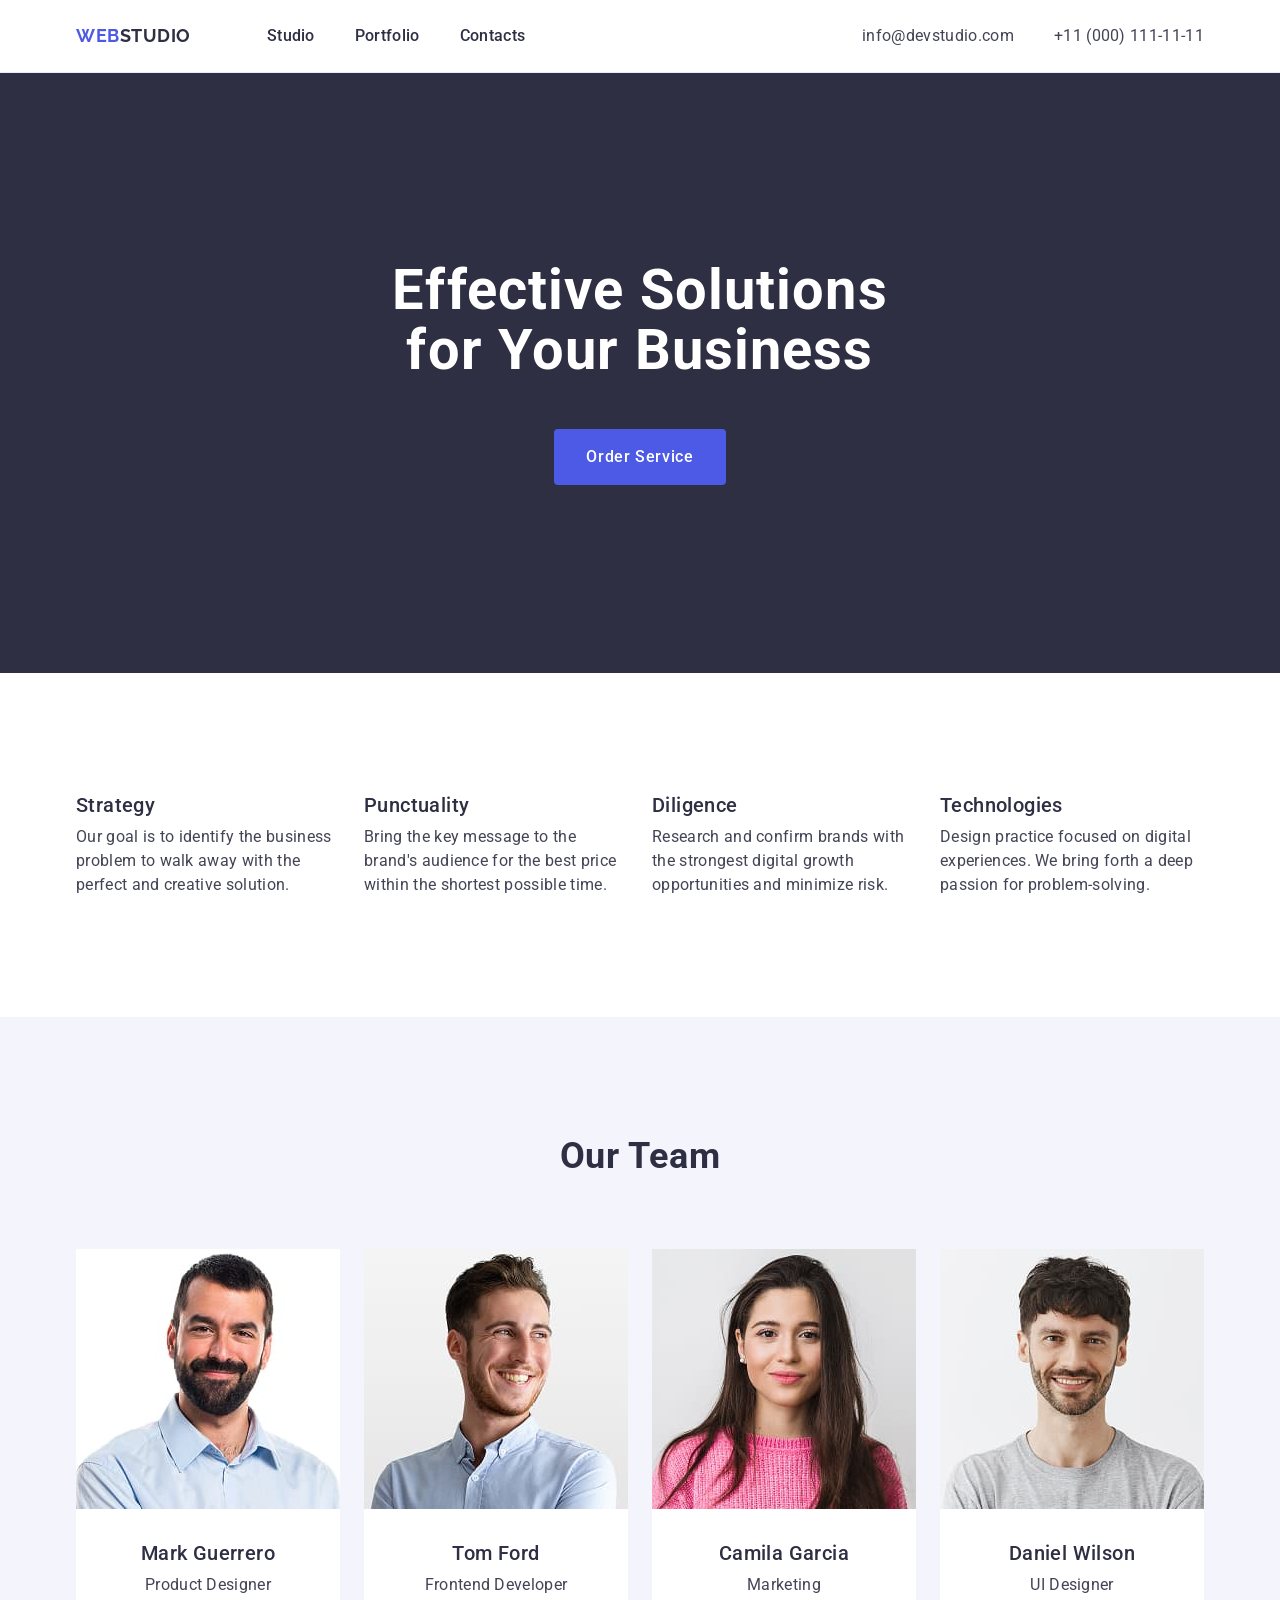
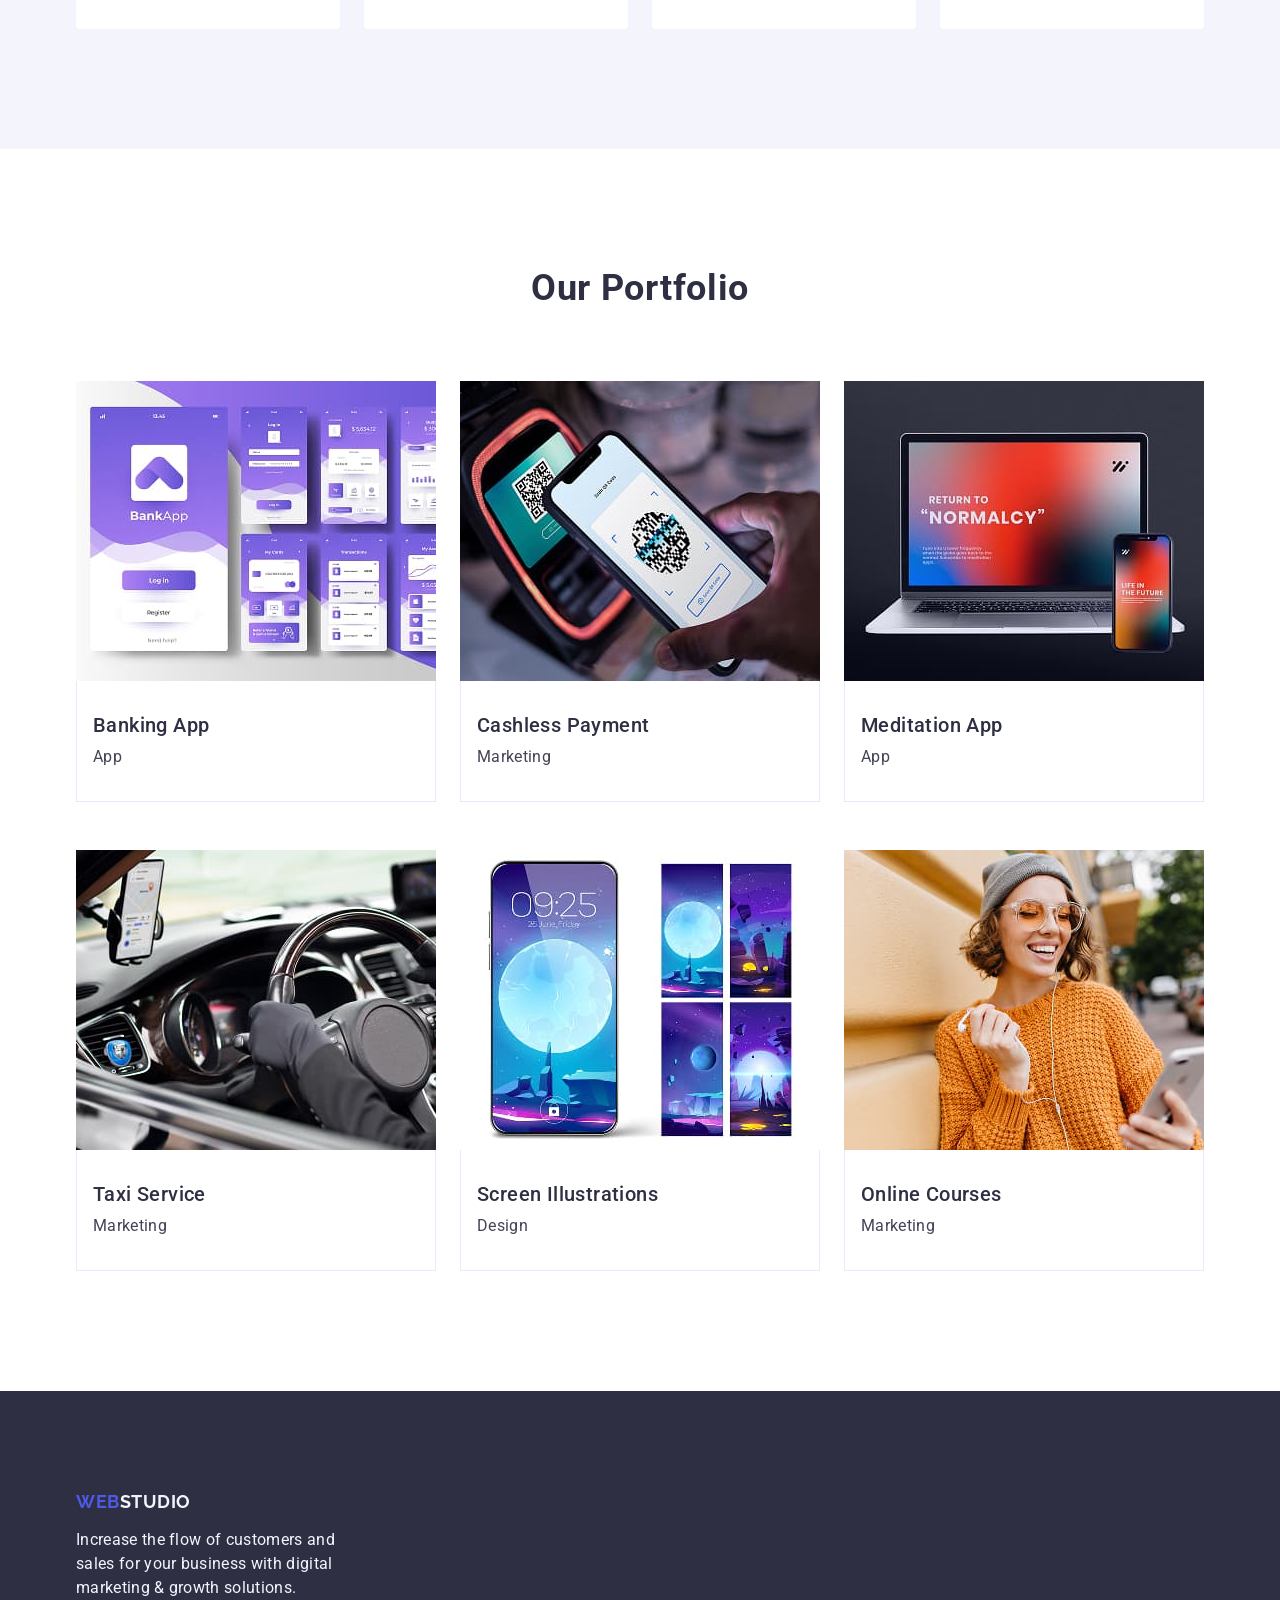
<file: index.html>
<!DOCTYPE html>
<html lang="en">
  <head>
    <meta charset="UTF-8" />
    <meta name="viewport" content="width=device-width, initial-scale=1.0" />
    <link rel="preconnect" href="https://fonts.googleapis.com" />
    <link rel="preconnect" href="https://fonts.gstatic.com" crossorigin />
    <link
      href="https://fonts.googleapis.com/css2?family=Roboto:wght@400;500;700&display=swap&family=Raleway:wght@700&display=swap"
      rel="stylesheet"
    />
    <title>Homework-2</title>
    <link
      rel="stylesheet"
      href="https://cdnjs.cloudflare.com/ajax/libs/modern-normalize/3.0.1/modern-normalize.min.css"
      integrity="sha512-q6WgHqiHlKyOqslT/lgBgodhd03Wp4BEqKeW6nNtlOY4quzyG3VoQKFrieaCeSnuVseNKRGpGeDU3qPmabCANg=="
      crossorigin="anonymous"
      referrerpolicy="no-referrer"
    />
    <link rel="stylesheet" href="./css/styles.css" />
  </head>
  <body>
    <header class="header">
      <div class="container header-container">
        <nav class="nav">
          <a class="logo" href="./index.html"
            >Web<span class="logo-accent">Studio</span></a
          >
          <ul class="nav-list">
            <li class="nav-item">
              <a class="nav-link" href="./index.html">Studio</a>
            </li>
            <li class="nav-item"><a class="nav-link" href="">Portfolio</a></li>
            <li class="nav-item"><a class="nav-link" href="">Contacts</a></li>
          </ul>
        </nav>
        <address class="address">
          <ul class="address-list">
            <li class="address-item">
              <a class="address-link" href="mailto:info@devstudio.com"
                >info@devstudio.com</a
              >
            </li>
            <li class="address-item">
              <a class="address-link" href="tel:+110001111111"
                >+11 (000) 111-11-11</a
              >
            </li>
          </ul>
        </address>
      </div>
    </header>
    <main>
      <section class="section hero-section">
        <div class="container hero-container">
          <h1 class="hero-title">Effective Solutions for Your Business</h1>
          <button class="hero-button" type="button">Order Service</button>
        </div>
      </section>
      <section class="section features-section">
        <div class="container features-container">
          <h2 class="features-title visually-hidden">Features</h2>
          <ul class="features-list">
            <li class="features-item">
              <h3 class="features-item-title">Strategy</h3>
              <p class="features-item-text">
                Our goal is to identify the business problem to walk away with
                the perfect and creative solution.
              </p>
            </li>
            <li class="features-item">
              <h3 class="features-item-title">Punctuality</h3>
              <p class="features-item-text">
                Bring the key message to the brand's audience for the best price
                within the shortest possible time.
              </p>
            </li>
            <li class="features-item">
              <h3 class="features-item-title">Diligence</h3>
              <p class="features-item-text">
                Research and confirm brands with the strongest digital growth
                opportunities and minimize risk.
              </p>
            </li>
            <li class="features-item">
              <h3 class="features-item-title">Technologies</h3>
              <p class="features-item-text">
                Design practice focused on digital experiences. We bring forth a
                deep passion for problem-solving.
              </p>
            </li>
          </ul>
        </div>
      </section>
      <section class="section team-section">
        <div class="container team-container">
          <h2 class="team-title">Our Team</h2>
          <ul class="team-list">
            <li class="team-item">
              <img
                src="./images/member-1.jpg"
                alt="Mark Guerrero"
                width="264"
              />
              <div class="team-item-text-content">
                <h3 class="team-item-title">Mark Guerrero</h3>
                <p class="team-item-text">Product Designer</p>
              </div>
            </li>
            <li class="team-item">
              <img src="./images/member-2.jpg" alt="Tom Ford" width="264" />
              <div class="team-item-text-content">
                <h3 class="team-item-title">Tom Ford</h3>
                <p class="team-item-text">Frontend Developer</p>
              </div>
            </li>
            <li class="team-item">
              <img
                src="./images/member-3.jpg"
                alt="Camila Garcia"
                width="264"
              />
              <div class="team-item-text-content">
                <h3 class="team-item-title">Camila Garcia</h3>
                <p class="team-item-text">Marketing</p>
              </div>
            </li>
            <li class="team-item">
              <img
                src="./images/member-4.jpg"
                alt="Daniel Wilson"
                width="264"
              />
              <div class="team-item-text-content">
                <h3 class="team-item-title">Daniel Wilson</h3>
                <p class="team-item-text">UI Designer</p>
              </div>
            </li>
          </ul>
        </div>
      </section>
      <section class="section portfolio-section">
        <div class="container portfolio-container">
          <h2 class="portfolio-title">Our Portfolio</h2>
          <ul class="portfolio-list">
            <li class="portfolio-item">
              <img
                src="./images/portfolio-1.jpg"
                alt="Presentation of Banking App layouts"
                width="360"
              />
              <div class="portfolio-item-text-content">
                <h3 class="portfolio-item-title">Banking App</h3>
                <p class="portfolio-item-text">App</p>
              </div>
            </li>
            <li class="portfolio-item">
              <img
                src="./images/portfolio-2.jpg"
                alt="Scanning QR code for Cashless Payment"
                width="360"
              />
              <div class="portfolio-item-text-content">
                <h3 class="portfolio-item-title">Cashless Payment</h3>
                <p class="portfolio-item-text">Marketing</p>
              </div>
            </li>
            <li class="portfolio-item">
              <img
                src="./images/portfolio-3.jpg"
                alt="Using gadgets for Meditation App"
                width="360"
              />
              <div class="portfolio-item-text-content">
                <h3 class="portfolio-item-title">Meditation App</h3>
                <p class="portfolio-item-text">App</p>
              </div>
            </li>
            <li class="portfolio-item">
              <img
                src="./images/portfolio-4.jpg"
                alt="A nice car with a driver that using a smartphone app"
                width="360"
              />
              <div class="portfolio-item-text-content">
                <h3 class="portfolio-item-title">Taxi Service</h3>
                <p class="portfolio-item-text">Marketing</p>
              </div>
            </li>
            <li class="portfolio-item">
              <img
                src="./images/portfolio-5.jpg"
                alt="A phone with a variety of beautiful screens"
                width="360"
              />
              <div class="portfolio-item-text-content">
                <h3 class="portfolio-item-title">Screen Illustrations</h3>
                <p class="portfolio-item-text">Design</p>
              </div>
            </li>
            <li class="portfolio-item">
              <img
                src="./images/portfolio-6.jpg"
                alt="A woman that looks at a smartphone"
                width="360"
              />
              <div class="portfolio-item-text-content">
                <h3 class="portfolio-item-title">Online Courses</h3>
                <p class="portfolio-item-text">Marketing</p>
              </div>
            </li>
          </ul>
        </div>
      </section>
    </main>
    <footer class="footer">
      <div class="container footer-container">
        <a class="logo" href="./index.html"
          >Web<span class="logo-accent">Studio</span></a
        >
        <p class="footer-text">
          Increase the flow of customers and sales for your business with
          digital marketing & growth solutions.
        </p>
      </div>
    </footer>
  </body>
</html>
</file>
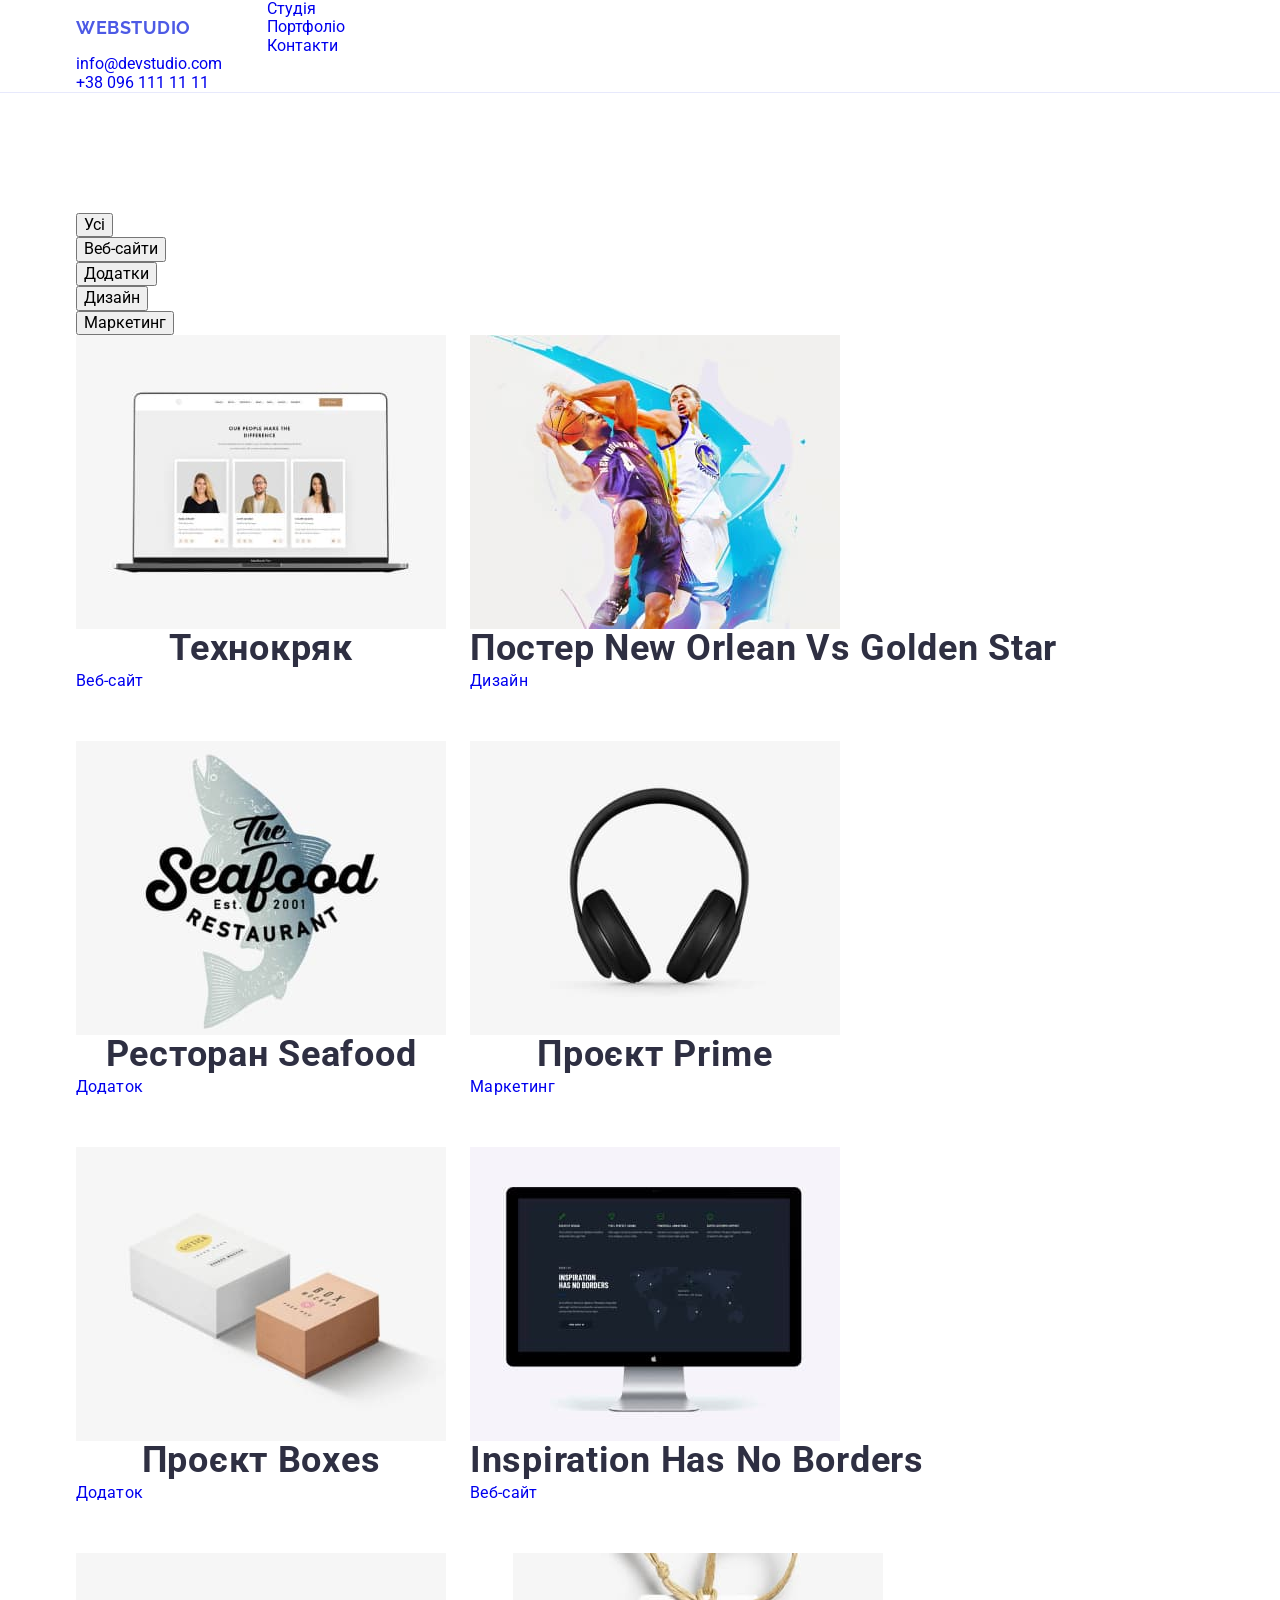
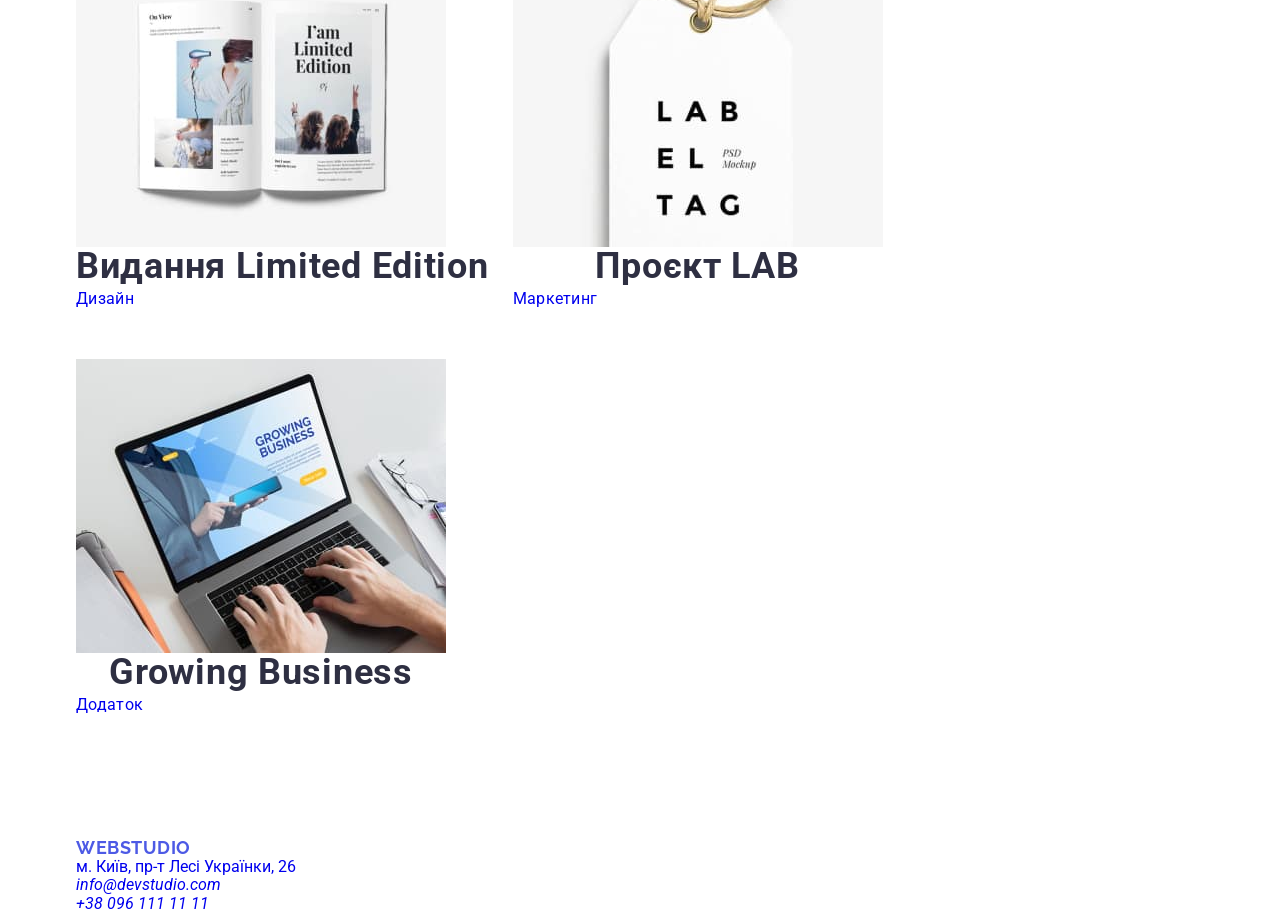
<file: portfolio.html>
<!DOCTYPE html>
<html lang="uk">
  <head>
    <meta charset="UTF-8" />
    <meta http-equiv="X-UA-Compatible" content="IE=edge" />
    <meta name="viewport" content="width=device-width, initial-scale=1.0" />
    <title>Веб-студія сторінка портфоліо</title>
    <link
      href="https://fonts.googleapis.com/css2?family=Raleway:wght@700&family=Roboto:wght@400;500;700;900&display=swap"
      rel="stylesheet"
    />
    <link
      rel="stylesheet"
      href="https://cdnjs.cloudflare.com/ajax/libs/modern-normalize/1.1.0/modern-normalize.min.css"
      integrity="sha512-wpPYUAdjBVSE4KJnH1VR1HeZfpl1ub8YT/NKx4PuQ5NmX2tKuGu6U/JRp5y+Y8XG2tV+wKQpNHVUX03MfMFn9Q=="
      crossorigin="anonymous"
      referrerpolicy="no-referrer"
    />
    <link rel="stylesheet" href="./css/styles.css" />
  </head>
  <body>
    <header class="header">
      <div class="container site-header">
        <nav class="nav">
          <a href="./index.html" class="logo">Web<span class="logo-header">Studio</span></a>
          <ul class="site-nav">
            <li class="item"><a href="./index.html" class="link">Студія</a></li>
            <li class="item"><a href="./portfolio.html" class="link current">Портфоліо</a></li>
            <li class="item"><a href="#" class="link">Контакти</a></li>
          </ul>
        </nav>
        <ul class="header-contacts">
          <li class="item">
            <a href="mailto:info@devstudio.com" class="contacts">info@devstudio.com</a>
          </li>
          <li class="item"><a href="tel:+380961111111" class="contacts">+38 096 111 11 11</a></li>
        </ul>
      </div>
    </header>
    <main>
      <section class="section">
        <div class="container">
          <h1 class="visually-hidden">Портфоліо</h1>
          <ul class="portfolio-filter">
            <li><button type="button" class="filter-button">Усі</button></li>
            <li><button type="button" class="filter-button">Веб-сайти</button></li>
            <li><button type="button" class="filter-button">Додатки</button></li>
            <li><button type="button" class="filter-button">Дизайн</button></li>
            <li><button type="button" class="filter-button">Маркетинг</button></li>
          </ul>
          <ul class="portfolio-list">
            <li class="portfolio-card">
              <a href="#">
                <img
                  src="./images/portfolio1.jpg"
                  alt="Зображення веб-сайту на ноутбуці"
                  width="370"
                />
                <div class="portfolio-card-bottom">
                  <h2 class="title">Технокряк</h2>
                  <p class="text">Веб-сайт</p>
                </div>
              </a>
            </li>
            <li class="portfolio-card">
              <a href="#">
                <img src="./images/portfolio2.jpg" alt="Зображення дизайну постера" width="370" />
                <div class="portfolio-card-bottom">
                  <h2 class="title">Постер New Orlean vs Golden Star</h2>
                  <p class="text">Дизайн</p>
                </div>
              </a>
            </li>
            <li class="portfolio-card">
              <a href="#">
                <img
                  src="./images/portfolio3.jpg"
                  alt="Зображення логотипу ресторану"
                  width="370"
                />
                <div class="portfolio-card-bottom">
                  <h2 class="title">Ресторан Seafood</h2>
                  <p class="text">Додаток</p>
                </div>
              </a>
            </li>
            <li class="portfolio-card">
              <a href="#">
                <img
                  src="./images/portfolio4.jpg"
                  alt="Зображення візуалізації проєкту - навушники"
                  width="370"
                />
                <div class="portfolio-card-bottom">
                  <h2 class="title">Проєкт Prime</h2>
                  <p class="text">Маркетинг</p>
                </div>
              </a>
            </li>
            <li class="portfolio-card">
              <a href="#">
                <img
                  src="./images/portfolio5.jpg"
                  alt="Зображення візуалізації проєкту - дві коробки"
                  width="370"
                />
                <div class="portfolio-card-bottom">
                  <h2 class="title">Проєкт Boxes</h2>
                  <p class="text">Додаток</p>
                </div>
              </a>
            </li>
            <li class="portfolio-card">
              <a href="#">
                <img
                  src="./images/portfolio6.jpg"
                  alt="Зображення веб-сайту на маніторі ПК"
                  width="370"
                />
                <div class="portfolio-card-bottom">
                  <h2 class="title">Inspiration has no Borders</h2>
                  <p class="text">Веб-сайт</p>
                </div>
              </a>
            </li>
            <li class="portfolio-card">
              <a href="#">
                <img src="./images/portfolio7.jpg" alt="Зображення дизайну книги" width="370" />
                <div class="portfolio-card-bottom">
                  <h2 class="title">Видання Limited Edition</h2>
                  <p class="text">Дизайн</p>
                </div>
              </a>
            </li>
            <li class="portfolio-card">
              <a href="#">
                <img
                  src="./images/portfolio8.jpg"
                  alt="Зображення візуалізації проєкту - бірка з логотипом"
                  width="370"
                />
                <div class="portfolio-card-bottom">
                  <h2 class="title">Проєкт LAB</h2>
                  <p class="text">Маркетинг</p>
                </div>
              </a>
            </li>
            <li class="portfolio-card">
              <a href="#">
                <img
                  src="./images/portfolio9.jpg"
                  alt="Зображення вигляду додатку на ноутбуці"
                  width="370"
                />
                <div class="portfolio-card-bottom">
                  <h2 class="title">Growing Business</h2>
                  <p class="text">Додаток</p>
                </div>
              </a>
            </li>
          </ul>
        </div>
      </section>
    </main>
    <footer>
      <div class="container">
        <a href="./index.html" class="logo">Web<span class="logo-footer">Studio</span></a>
        <address>
          <ul class="footer-contacts">
            <li>
              <a
                href="https://goo.gl/maps/CPtrU1FHBa2aNyZL9"
                target="_blank"
                rel="noopener noreferrer nofollow"
                class="address"
                >м. Київ, пр-т Лесі Українки, 26
              </a>
            </li>
            <li>
              <a href="mailto:info@devstudio.com" class="mailo">info@devstudio.com</a>
            </li>
            <li>
              <a href="tel:+380961111111" class="tel">+38 096 111 11 11</a>
            </li>
          </ul>
        </address>
      </div>
    </footer>
  </body>
</html>
</file>
<file: css/styles.css>
body {
  font-family: "Roboto", sans-serif;
  color: #434455;
  background-color: #fff;
}

h1,
h2,
h3,
h4,
h5,
h6,
p {
  margin: 0;
  padding: 0;
}

h2,
h3 {
  color: #2e2f42;
}

h2 {
  font-size: 36px;
  line-height: 1.11;
  letter-spacing: 0.02em;
  text-transform: capitalize;
  text-align: center;
}

h3 {
  font-weight: 500;
  font-size: 20px;
  line-height: 1.2;
  letter-spacing: 0.02em;
}

p {
  font-size: 16px;
  line-height: 1.5;
  letter-spacing: 0.02em;
}

a {
  text-decoration: none;
}

ul {
  margin: 0;
  padding-left: 0;
  list-style: none;
}

img {
  display: block;
  max-width: 100%;
  height: auto;
}

.section {
  padding-top: 120px;
  padding-bottom: 120px;
}

.container {
  max-width: 1158px;
  margin: 0 auto;
  padding-left: 15px;
  padding-right: 15px;
}

.logo {
  font-family: "Raleway", sans-serif;
  font-weight: 700;
  font-size: 18px;
  line-height: 1.17;
  letter-spacing: 0.03em;
  color: #4d5ae5;
  text-transform: uppercase;
}

.header {
  border-bottom: 1px solid #e7e9fc;
}

.header-container {
  display: flex;
  justify-content: space-between;
  align-items: center;
}

.header .logo-accent {
  color: #2e2f42;
}

.header .logo {
  margin-right: 76px;
}

.nav {
  display: flex;
  align-items: center;
}

.nav-list {
  display: flex;
  gap: 40px;
}

.nav-link {
  display: inline-block;
  font-weight: 500;
  font-size: 16px;
  line-height: 1.5;
  letter-spacing: 0.02em;
  color: #2e2f42;
  padding-top: 24px;
  padding-bottom: 24px;
}

.nav-link:hover,
.nav-link:focus {
  color: #404bbf;
}

.nav-link:active {
  color: #404bbf;
}

.address {
  font-style: normal;
}

.address-list {
  display: flex;
  gap: 40px;
}

.address-link {
  font-size: 16px;
  line-height: 1.5;
  letter-spacing: 0.02em;
  color: #434455;
}

.address-link:hover,
.address-link:focus {
  color: #404bbf;
}

.hero-section {
  background-color: #2e2f42;
  padding-top: 188px;
  padding-bottom: 188px;
}

.hero-title {
  max-width: 496px;
  margin-bottom: 48px;
  margin-left: auto;
  margin-right: auto;
  font-size: 56px;
  line-height: 1.07;
  letter-spacing: 0.02em;
  color: #fff;
  text-align: center;
}

.hero-button {
  display: block;
  min-width: 169px;
  height: 56px;
  font-weight: 500;
  font-size: 16px;
  line-height: 1.5;
  letter-spacing: 0.04em;
  background-color: #4d5ae5;
  color: #fff;
  border: none;
  padding: 16px 32px;
  margin: 0 auto;
  border-radius: 4px;
  cursor: pointer;
}

.hero-button:hover,
.hero-button:focus {
  background-color: #404bbf;
}

.visually-hidden {
  position: absolute;
  width: 1px;
  height: 1px;
  margin: -1px;
  border: 0;
  padding: 0;
  white-space: nowrap;
  clip-path: inset(100%);
  clip: rect(0 0 0 0);
  overflow: hidden;
}

.features-list {
  display: flex;
  gap: 24px;
}

.features-item {
  width: calc((100% - 72px) / 4);
  /* width: calc((100% - 3 * 24px) / 4); */
}

.features-item-title {
  margin-bottom: 8px;
}

.team-section {
  background-color: #f4f4fd;
}

.team-title {
  margin-bottom: 72px;
}

.team-list {
  display: flex;
  gap: 24px;
}

.team-item {
  width: calc((100% - 72px) / 4);
  background-color: #fff;
  border-radius: 0px 0px 4px 4px;
}

.team-item-text-content {
  padding: 32px 0;
  text-align: center;
}

.team-item-title {
  margin-bottom: 8px;
}

.portfolio-title {
  margin-bottom: 72px;
}

.portfolio-list {
  display: flex;
  row-gap: 48px;
  column-gap: 24px;
  flex-wrap: wrap;
}

.portfolio-item {
  width: calc((100% - 48px) / 3);
}

.portfolio-item-text-content {
  padding: 32px 16px;
  border-left: 1px solid #e7e9fc;
  border-right: 1px solid #e7e9fc;
  border-bottom: 1px solid #e7e9fc;
}

.portfolio-item-title {
  margin-bottom: 8px;
}

.footer {
  padding-top: 100px;
  padding-bottom: 100px;
  background-color: #2e2f42;
}

.footer .logo-accent {
  color: #f4f4fd;
}

.footer .logo {
  display: inline-block;
  margin-bottom: 16px;
}

.footer-text {
  max-width: 264px;
  font-size: 16px;
  line-height: 1.5;
  color: #f4f4fd;
}
</file>
